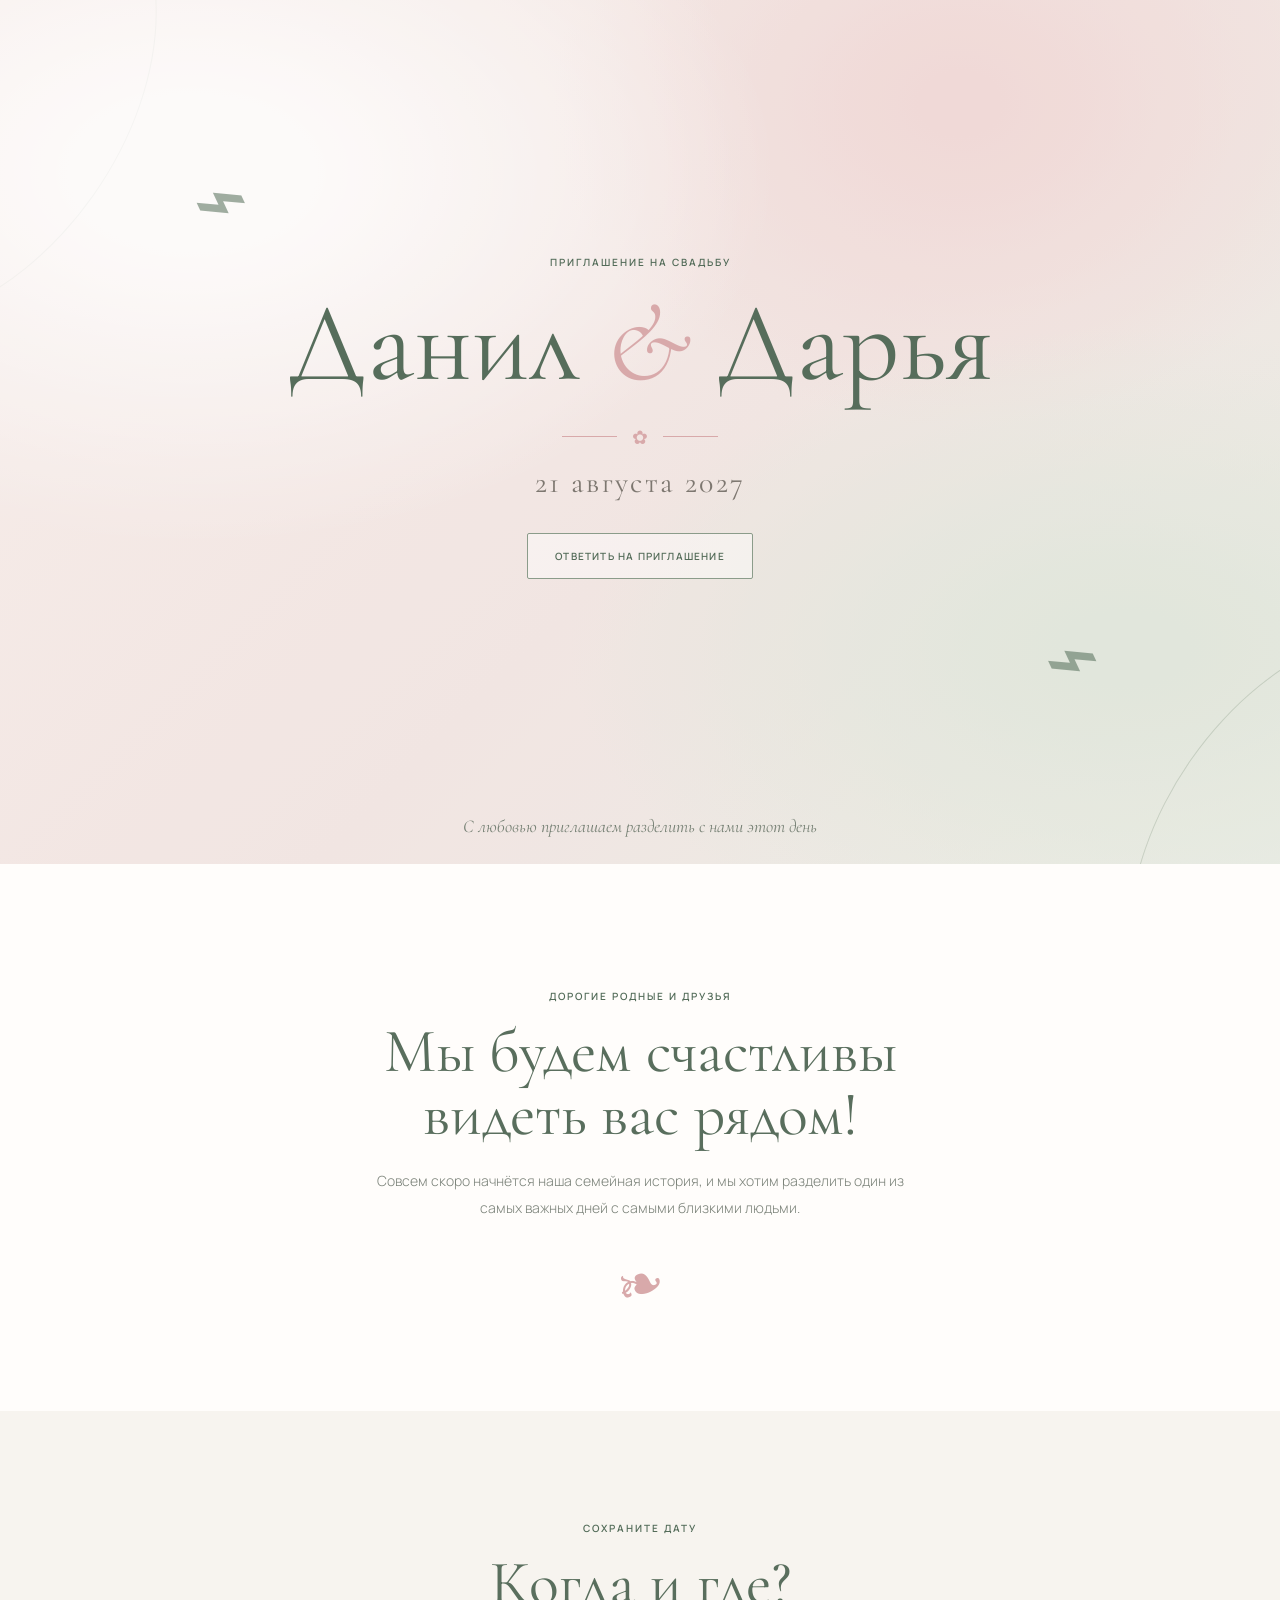
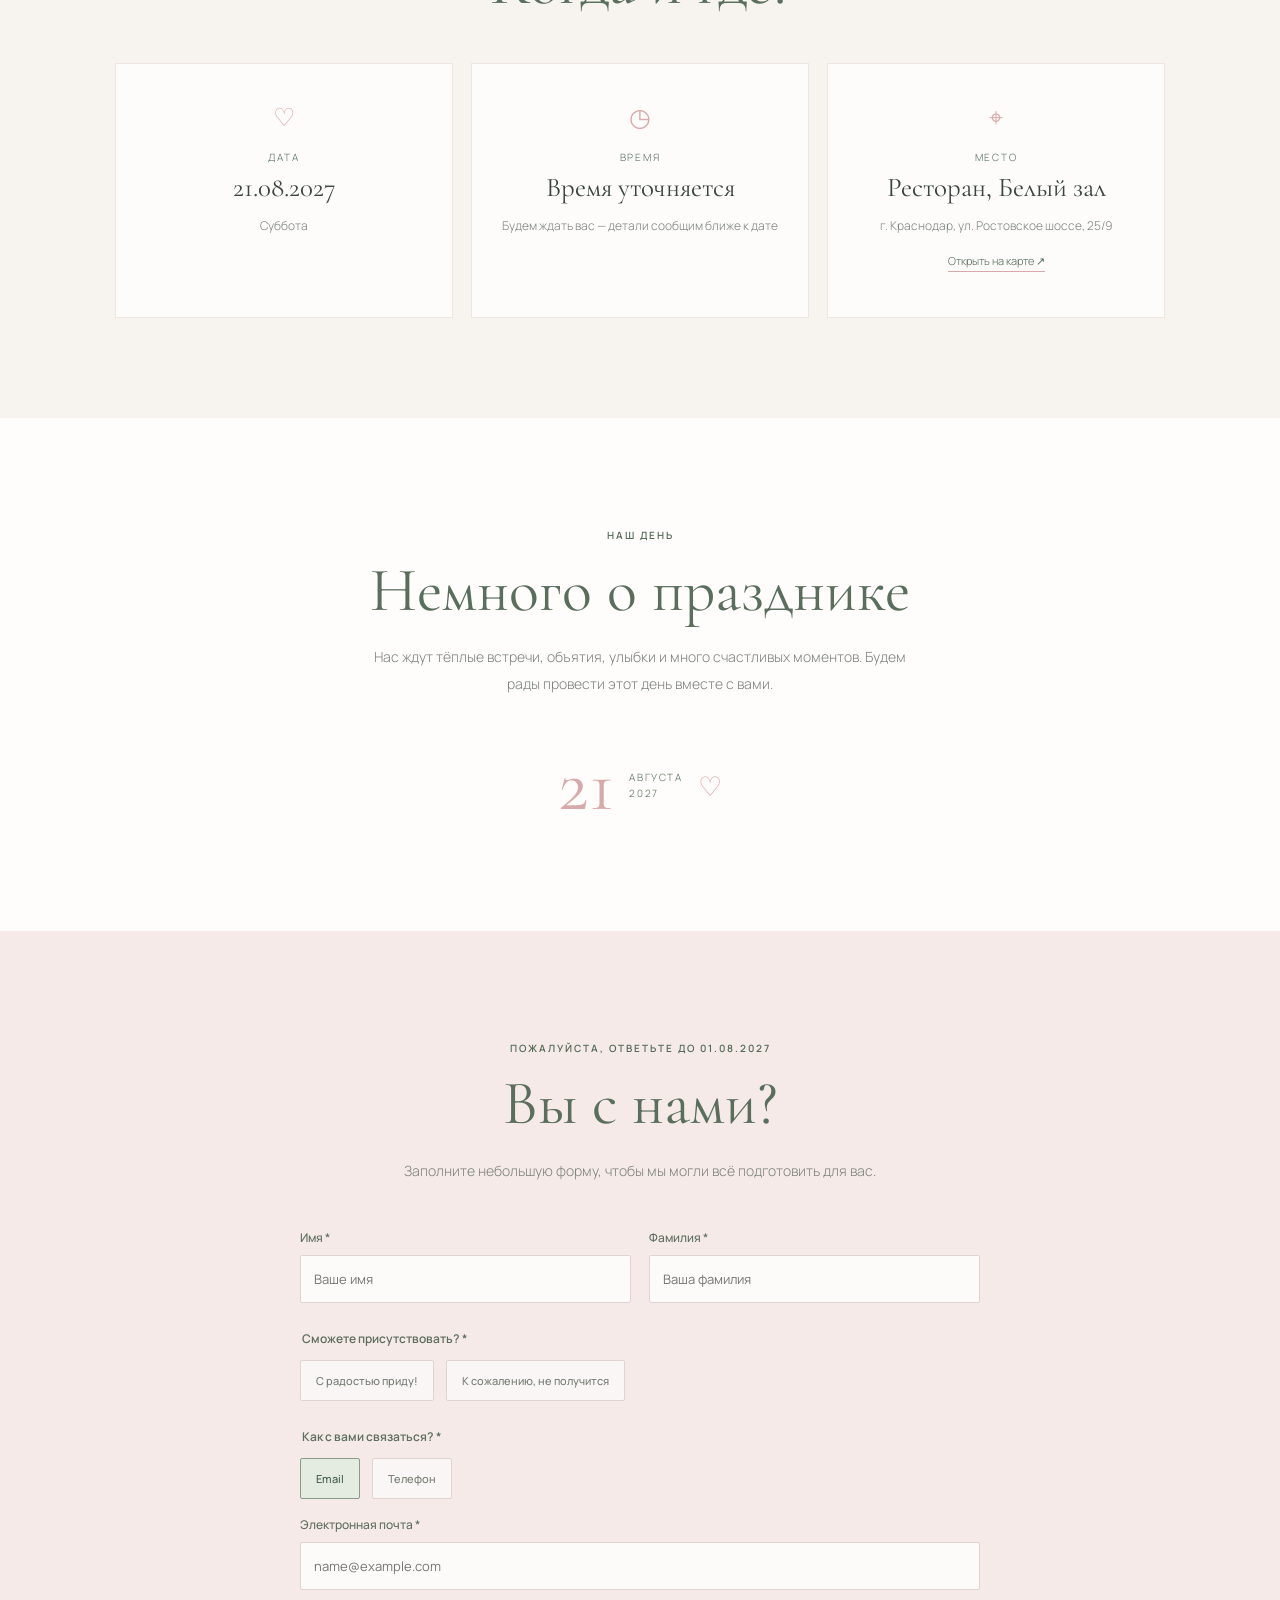
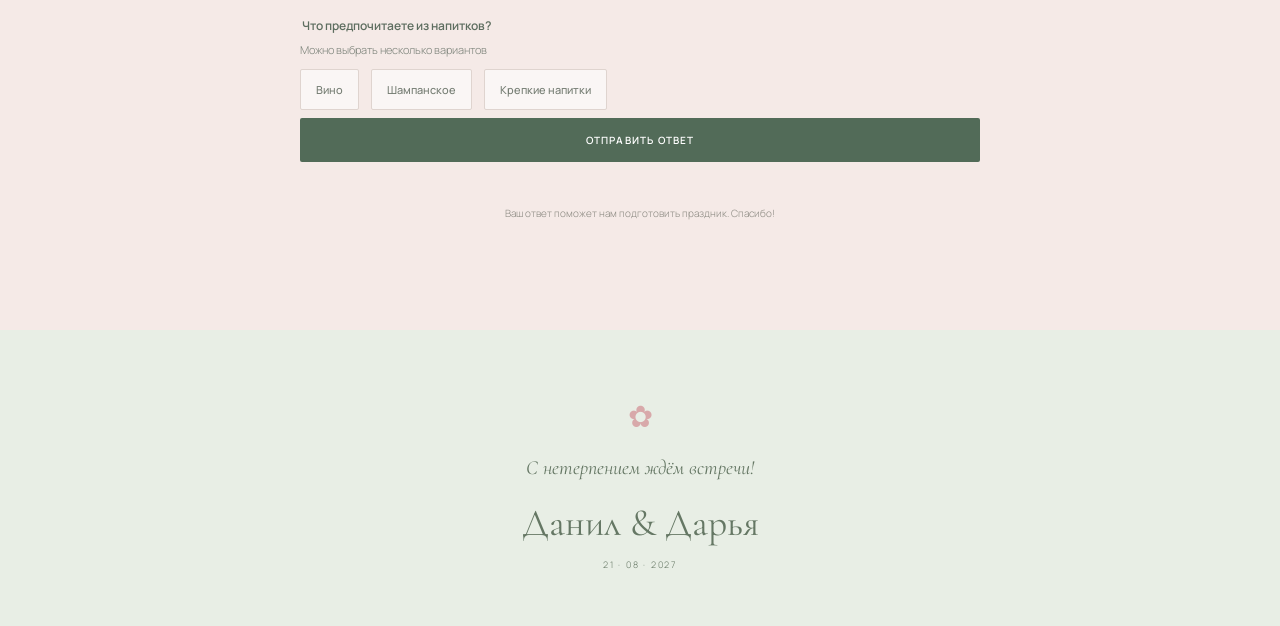
<file: index.html>
<!doctype html>
<html lang="ru">
<head>
  <meta charset="utf-8">
  <meta name="viewport" content="width=device-width, initial-scale=1">
  <meta name="theme-color" content="#f8f3f1">
  <meta name="description" content="Приглашение на свадьбу Данила и Дарьи — 21 августа 2027 года.">
  <title>Данил & Дарья — свадебное приглашение</title>
  <link rel="preconnect" href="https://fonts.googleapis.com">
  <link rel="preconnect" href="https://fonts.gstatic.com" crossorigin>
  <link href="https://fonts.googleapis.com/css2?family=Cormorant+Garamond:wght@400;500;600&family=Manrope:wght@300;400;500;600&display=swap" rel="stylesheet">
  <link rel="stylesheet" href="style.css">
</head>
<body>
  <header class="hero">
    <div class="hero-wash"></div>
    <div class="hero-content">
      <p class="eyebrow">Приглашение на свадьбу</p>
      <h1>Данил <span>&</span> Дарья</h1>
      <div class="hero-divider"><span></span><i>✿</i><span></span></div>
      <p class="hero-date">21 августа 2027</p>
      <a class="button button-light" href="#rsvp">Ответить на приглашение</a>
    </div>
    <div class="bird bird-one" aria-hidden="true">⌁</div>
    <div class="bird bird-two" aria-hidden="true">⌁</div>
    <div class="hero-bottom">С любовью приглашаем разделить с нами этот день</div>
  </header>

  <main>
    <section class="intro section">
      <p class="eyebrow">Дорогие родные и друзья</p>
      <h2>Мы будем счастливы<br>видеть вас рядом!</h2>
      <p class="intro-copy">Совсем скоро начнётся наша семейная история, и мы хотим разделить один из самых важных дней с самыми близкими людьми.</p>
      <div class="sprig" aria-hidden="true">❧</div>
    </section>

    <section class="details section" id="details">
      <p class="eyebrow">Сохраните дату</p>
      <h2>Когда и где?</h2>
      <div class="detail-grid">
        <article class="detail-card">
          <div class="detail-icon">♡</div>
          <p class="card-label">Дата</p>
          <h3>21.08.2027</h3>
          <p>Суббота</p>
        </article>
        <article class="detail-card">
          <div class="detail-icon">◷</div>
          <p class="card-label">Время</p>
          <h3>Время уточняется</h3>
          <p>Будем ждать вас — детали сообщим ближе к дате</p>
        </article>
        <article class="detail-card">
          <div class="detail-icon">⌖</div>
          <p class="card-label">Место</p>
          <h3>Ресторан, Белый зал</h3>
          <p>г. Краснодар, ул. Ростовское шоссе, 25/9</p>
          <a class="text-link" target="_blank" rel="noopener" href="https://yandex.ru/maps/?text=Краснодар%2C%20Ростовское%20шоссе%2C%2025%2F9">Открыть на карте ↗</a>
        </article>
      </div>
    </section>

    <section class="schedule section">
      <p class="eyebrow">Наш день</p>
      <h2>Немного о празднике</h2>
      <p class="intro-copy">Нас ждут тёплые встречи, объятия, улыбки и много счастливых моментов. Будем рады провести этот день вместе с вами.</p>
      <div class="schedule-note"><span>21</span><span class="schedule-month">АВГУСТА<br>2027</span><span class="schedule-heart">♡</span></div>
    </section>

    <section class="rsvp section" id="rsvp">
      <p class="eyebrow">Пожалуйста, ответьте до 01.08.2027</p>
      <h2>Вы с нами?</h2>
      <p class="form-intro">Заполните небольшую форму, чтобы мы могли всё подготовить для вас.</p>
      <form id="rsvp-form" novalidate>
        <div class="form-row">
          <label>Имя *
            <input name="firstName" type="text" autocomplete="given-name" required placeholder="Ваше имя">
          </label>
          <label>Фамилия *
            <input name="lastName" type="text" autocomplete="family-name" required placeholder="Ваша фамилия">
          </label>
        </div>

        <fieldset>
          <legend>Сможете присутствовать? *</legend>
          <div class="choice-row">
            <label class="choice"><input type="radio" name="attendance" value="Приду!" required><span>С радостью приду!</span></label>
            <label class="choice"><input type="radio" name="attendance" value="К сожалению, не получится"><span>К сожалению, не получится</span></label>
          </div>
        </fieldset>

        <fieldset>
          <legend>Как с вами связаться? *</legend>
          <div class="choice-row contact-choice">
            <label class="choice"><input type="radio" name="contactMethod" value="Email" checked><span>Email</span></label>
            <label class="choice"><input type="radio" name="contactMethod" value="Телефон"><span>Телефон</span></label>
          </div>
          <label id="contact-label">Электронная почта *
            <input id="contact-value" name="contact" type="email" autocomplete="email" placeholder="name@example.com" required>
          </label>
        </fieldset>

        <fieldset>
          <legend>Что предпочитаете из напитков?</legend>
          <p class="field-hint">Можно выбрать несколько вариантов</p>
          <div class="choice-row drinks">
            <label class="check-choice"><input type="checkbox" name="alcohol" value="Вино"><span>Вино</span></label>
            <label class="check-choice"><input type="checkbox" name="alcohol" value="Шампанское"><span>Шампанское</span></label>
            <label class="check-choice"><input type="checkbox" name="alcohol" value="Крепкие напитки"><span>Крепкие напитки</span></label>
          </div>
        </fieldset>

        <button class="button button-dark" type="submit" id="submit-button">Отправить ответ</button>
        <p class="form-message" id="form-message" role="status" aria-live="polite"></p>
        <p class="privacy-note">Ваш ответ поможет нам подготовить праздник. Спасибо!</p>
      </form>
    </section>
  </main>

  <footer>
    <div class="footer-flower">✿</div>
    <p>С нетерпением ждём встречи!</p>
    <strong>Данил & Дарья</strong>
    <small>21 · 08 · 2027</small>
  </footer>
  <script src="script.js"></script>
</body>
</html>
</file>
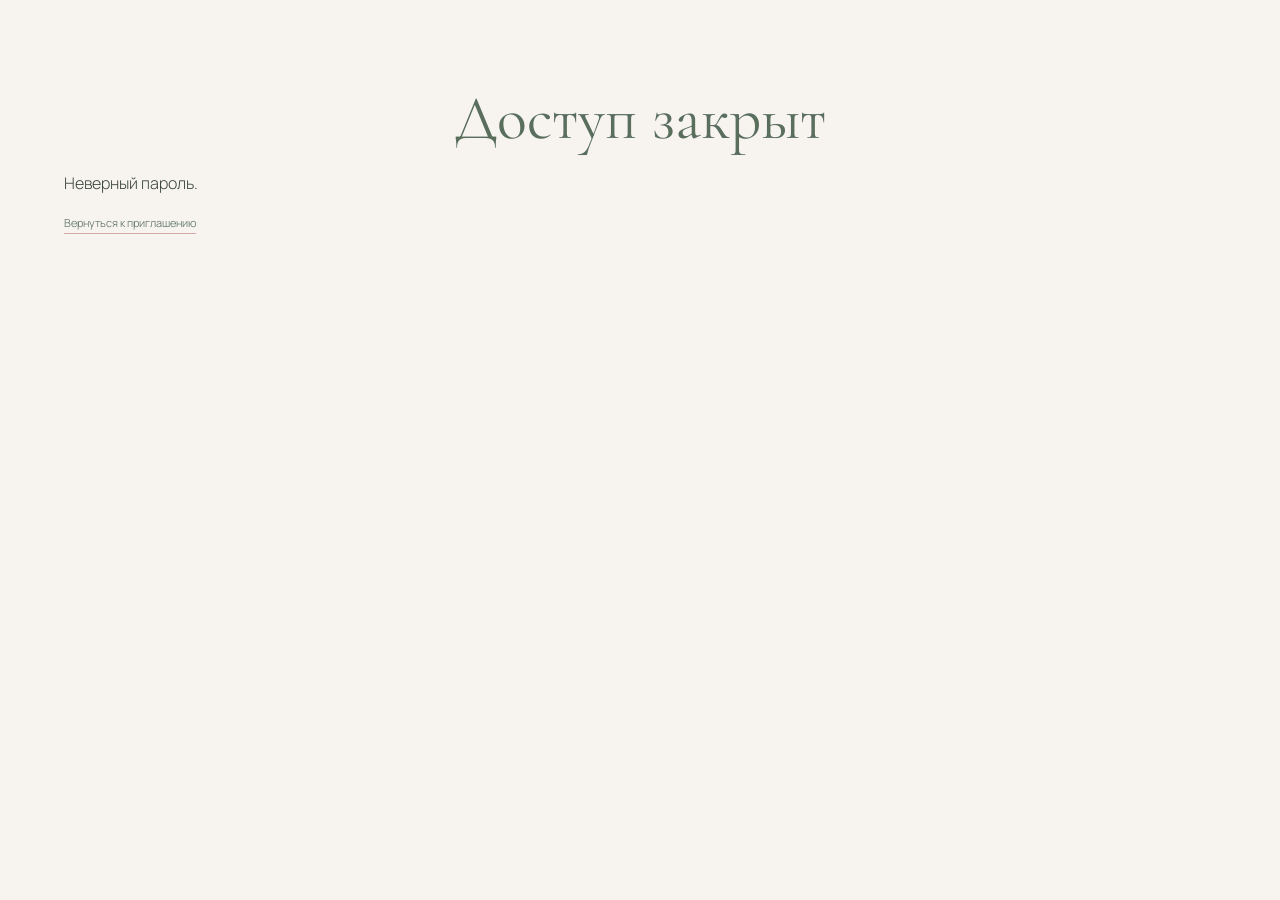
<file: admin.html>
<!doctype html>
<html lang="ru">
<head>
  <meta charset="utf-8">
  <meta name="viewport" content="width=device-width, initial-scale=1">
  <title>Ответы гостей — Данил & Дарья</title>
  <link rel="preconnect" href="https://fonts.googleapis.com">
  <link href="https://fonts.googleapis.com/css2?family=Cormorant+Garamond:wght@400;500&family=Manrope:wght@300;400;500;600&display=swap" rel="stylesheet">
  <link rel="stylesheet" href="style.css">
</head>
<body class="admin-body">
  <main class="admin-wrap">
    <p class="eyebrow">Данил & Дарья · 21.08.2027</p>
    <h2>Ответы гостей</h2>
    <p class="admin-intro">Список RSVP из Google Таблицы.</p>
    <div class="admin-actions">
      <button class="button button-dark" id="refresh-button" type="button">Обновить</button>
      <a class="text-link" href="index.html">На страницу приглашения ↗</a>
    </div>
    <p id="admin-message" class="form-message" role="status"></p>
    <div class="table-wrap">
      <table>
        <thead><tr><th>Имя</th><th>Фамилия</th><th>Статус</th><th>Способ связи</th><th>Контакт</th><th>Алкоголь</th><th>Время ответа</th></tr></thead>
        <tbody id="responses-body"><tr><td colspan="7">Загрузка…</td></tr></tbody>
      </table>
    </div>
    <p class="privacy-note">Эта простая парольная защита предназначена только от случайного просмотра.</p>
  </main>
  <script src="admin.js"></script>
</body>
</html>
</file>
<file: style.css>
:root {
  --rose: #d8a9aa; --rose-light: #f5e8e5; --sage: #899b88; --sage-dark: #526b58;
  --ink: #39443c; --muted: #7b8279; --paper: #fffdfb; --line: #e8ded9;
}
* { box-sizing: border-box; }
html { scroll-behavior: smooth; }
body { margin: 0; background: var(--paper); color: var(--ink); font-family: Manrope, sans-serif; font-weight: 300; }
.hero { min-height: 690px; height: 96vh; max-height: 900px; position: relative; display: grid; place-items: center; overflow: hidden; text-align: center; background: #f5eae7; }
.hero-wash { position:absolute; inset:0; opacity:.78; background: radial-gradient(ellipse at 15% 20%, #fff 0 8%, transparent 38%), radial-gradient(ellipse at 88% 75%, #dce6d9 0 4%, transparent 35%), radial-gradient(ellipse at 75% 12%, #efd5d3 0 3%, transparent 30%), linear-gradient(135deg,#f8efeb,#f1e4e1 55%,#e8eee5); }
.hero::before, .hero::after { content:""; position:absolute; width:360px; height:520px; border:1px solid rgba(137,155,136,.34); border-radius:50%; transform:rotate(35deg); }
.hero::before { left:-235px; top:-170px; } .hero::after { right:-240px; bottom:-260px; }
.hero-content { position:relative; z-index:1; padding:30px 20px 70px; }
.eyebrow { color:var(--sage-dark); text-transform:uppercase; letter-spacing:.2em; font-size:10px; font-weight:600; }
h1,h2,h3,.hero-date,footer strong { font-family:"Cormorant Garamond",serif; font-weight:400; }
h1 { margin:22px 0 12px; font-size:clamp(58px,10vw,112px); line-height:.95; color:#566d5b; }
h1 span { color:var(--rose); font-style:italic; }
.hero-divider { display:flex; align-items:center; justify-content:center; gap:15px; color:var(--rose); margin:26px auto 14px; }
.hero-divider span { width:55px; height:1px; background:var(--rose); }
.hero-divider i { font-style:normal; font-size:19px; }
.hero-date { font-size:30px; letter-spacing:.08em; margin:0 0 32px; color:#7d7770; }
.button { display:inline-block; border:0; border-radius:2px; padding:15px 27px; text-decoration:none; text-transform:uppercase; letter-spacing:.12em; font:600 10px Manrope,sans-serif; cursor:pointer; transition:transform .2s,background .2s; }
.button:hover { transform:translateY(-2px); }
.button-light { color:#536b58; border:1px solid #8b9c8a; background:rgba(255,255,255,.42); }
.button-dark { background:var(--sage-dark); color:white; width:100%; margin-top:8px; }
.button-dark:hover { background:#405a47; }
.bird { position:absolute; color:rgba(82,107,88,.55); font:90px Georgia,serif; transform:rotate(-25deg); }
.bird-one { top:17%; left:15%; } .bird-two { bottom:17%; right:14%; transform:rotate(155deg); }
.hero-bottom { position:absolute; bottom:27px; z-index:1; font:italic 18px "Cormorant Garamond",serif; color:#788276; }
.section { padding:100px 24px; text-align:center; }
.intro { max-width:780px; margin:auto; padding-top:115px; padding-bottom:90px; }
h2 { font-size:clamp(42px,6vw,62px); line-height:1.02; margin:17px 0 22px; color:#596e5d; }
.intro-copy,.form-intro { max-width:560px; margin:0 auto; color:var(--muted); line-height:1.9; font-size:14px; }
.sprig { color:var(--rose); font-size:58px; margin-top:20px; transform:rotate(-15deg); }
.details { background:#f7f4ef; }
.detail-grid { display:grid; grid-template-columns:repeat(3,1fr); gap:18px; max-width:1050px; margin:48px auto 0; }
.detail-card { background:rgba(255,255,255,.75); padding:35px 24px; min-height:255px; border:1px solid #eee5df; }
.detail-icon { font-size:25px; color:var(--rose); }
.card-label { color:var(--sage-dark); text-transform:uppercase; letter-spacing:.18em; font-size:10px; margin:16px 0 7px; }
.detail-card h3 { font-size:27px; margin:0 0 10px; }
.detail-card p:not(.card-label) { color:var(--muted); font-size:12px; line-height:1.7; }
.text-link { color:var(--sage-dark); font-size:11px; text-decoration:none; border-bottom:1px solid var(--rose); padding-bottom:3px; }
.schedule { background:#fffdfb; }
.schedule-note { display:flex; justify-content:center; align-items:center; gap:15px; margin:42px auto 0; color:var(--rose); }
.schedule-note > span:first-child { font:76px "Cormorant Garamond",serif; }
.schedule-month { text-align:left; color:var(--sage-dark); font-size:10px; line-height:1.6; letter-spacing:.16em; }
.schedule-heart { font-size:27px; }
.rsvp { background:#f5eae7; }
.rsvp form { max-width:680px; margin:45px auto 0; text-align:left; }
.form-row { display:grid; grid-template-columns:1fr 1fr; gap:18px; }
form label { display:block; color:#5d6d5f; font-size:12px; font-weight:500; }
input[type="text"],input[type="email"],input[type="tel"] { width:100%; margin-top:9px; border:1px solid #dfd4cf; background:rgba(255,255,255,.8); padding:14px 13px; color:var(--ink); font:13px Manrope,sans-serif; outline:none; border-radius:2px; }
input:focus { border-color:var(--sage); box-shadow:0 0 0 2px rgba(137,155,136,.12); }
fieldset { border:0; padding:0; margin:27px 0 0; }
legend { color:#5d6d5f; font-size:12px; font-weight:600; margin-bottom:13px; }
.choice-row { display:flex; gap:12px; flex-wrap:wrap; }
.choice,.check-choice { position:relative; cursor:pointer; }
.choice input,.check-choice input { position:absolute; opacity:0; }
.choice span,.check-choice span { display:inline-block; padding:12px 15px; border:1px solid #dfd4cf; background:rgba(255,255,255,.58); color:#747c72; font-size:11px; border-radius:2px; }
.choice input:checked + span,.check-choice input:checked + span { border-color:var(--sage); background:#e4ebe1; color:#435b48; }
fieldset > label { margin-top:17px; }
.field-hint { margin:-5px 0 12px; font-size:11px; color:var(--muted); }
.form-message { min-height:20px; text-align:center; font-size:12px; color:var(--sage-dark); }
.form-message.error { color:#a34e4e; }
.privacy-note { text-align:center; color:#8b8981; font-size:10px; }
footer { text-align:center; padding:65px 20px 55px; background:#e8eee5; color:#657764; }
.footer-flower { color:var(--rose); font-size:30px; }
footer p { font:italic 20px "Cormorant Garamond",serif; }
footer strong { display:block; font-size:38px; }
footer small { display:block; margin-top:12px; letter-spacing:.2em; font-size:9px; }
@media(max-width:700px) {
 .hero { min-height:620px; height:90vh; } .hero-bottom { max-width:85%; font-size:16px; }
 .bird-one { left:4%; top:15%; font-size:65px; } .bird-two { right:5%; bottom:14%; font-size:65px; }
 .section { padding:75px 19px; } .detail-grid { grid-template-columns:1fr; max-width:420px; gap:12px; margin-top:32px; }
 .detail-card { min-height:0; padding:26px 20px; } .form-row { grid-template-columns:1fr; gap:16px; }
 .choice-row { gap:8px; } .choice span,.check-choice span { padding:11px 12px; }
}

/* Административная страница */
.admin-body { min-height:100vh; background:#f7f4ef; }
.admin-wrap { max-width:1200px; margin:0 auto; padding:70px 24px; }
.admin-wrap h2 { text-align:center; }
.admin-intro { text-align:center; color:var(--muted); font-size:13px; }
.admin-actions { display:flex; align-items:center; justify-content:center; gap:25px; margin:28px 0; }
.admin-actions .button { width:auto; margin:0; }
.table-wrap { overflow-x:auto; background:white; border:1px solid var(--line); }
table { width:100%; border-collapse:collapse; min-width:900px; text-align:left; font-size:12px; }
th { background:#e8eee5; color:#526b58; font-weight:600; letter-spacing:.04em; }
th,td { padding:14px 13px; border-bottom:1px solid #eee7e2; }
tbody tr:hover { background:#fcf8f5; }
.status-pill { display:inline-block; padding:5px 8px; background:#e4ebe1; color:#526b58; border-radius:20px; white-space:nowrap; }
@media(max-width:700px) { .admin-wrap { padding:45px 15px; } .admin-actions { flex-direction:column; gap:18px; } }
</file>
